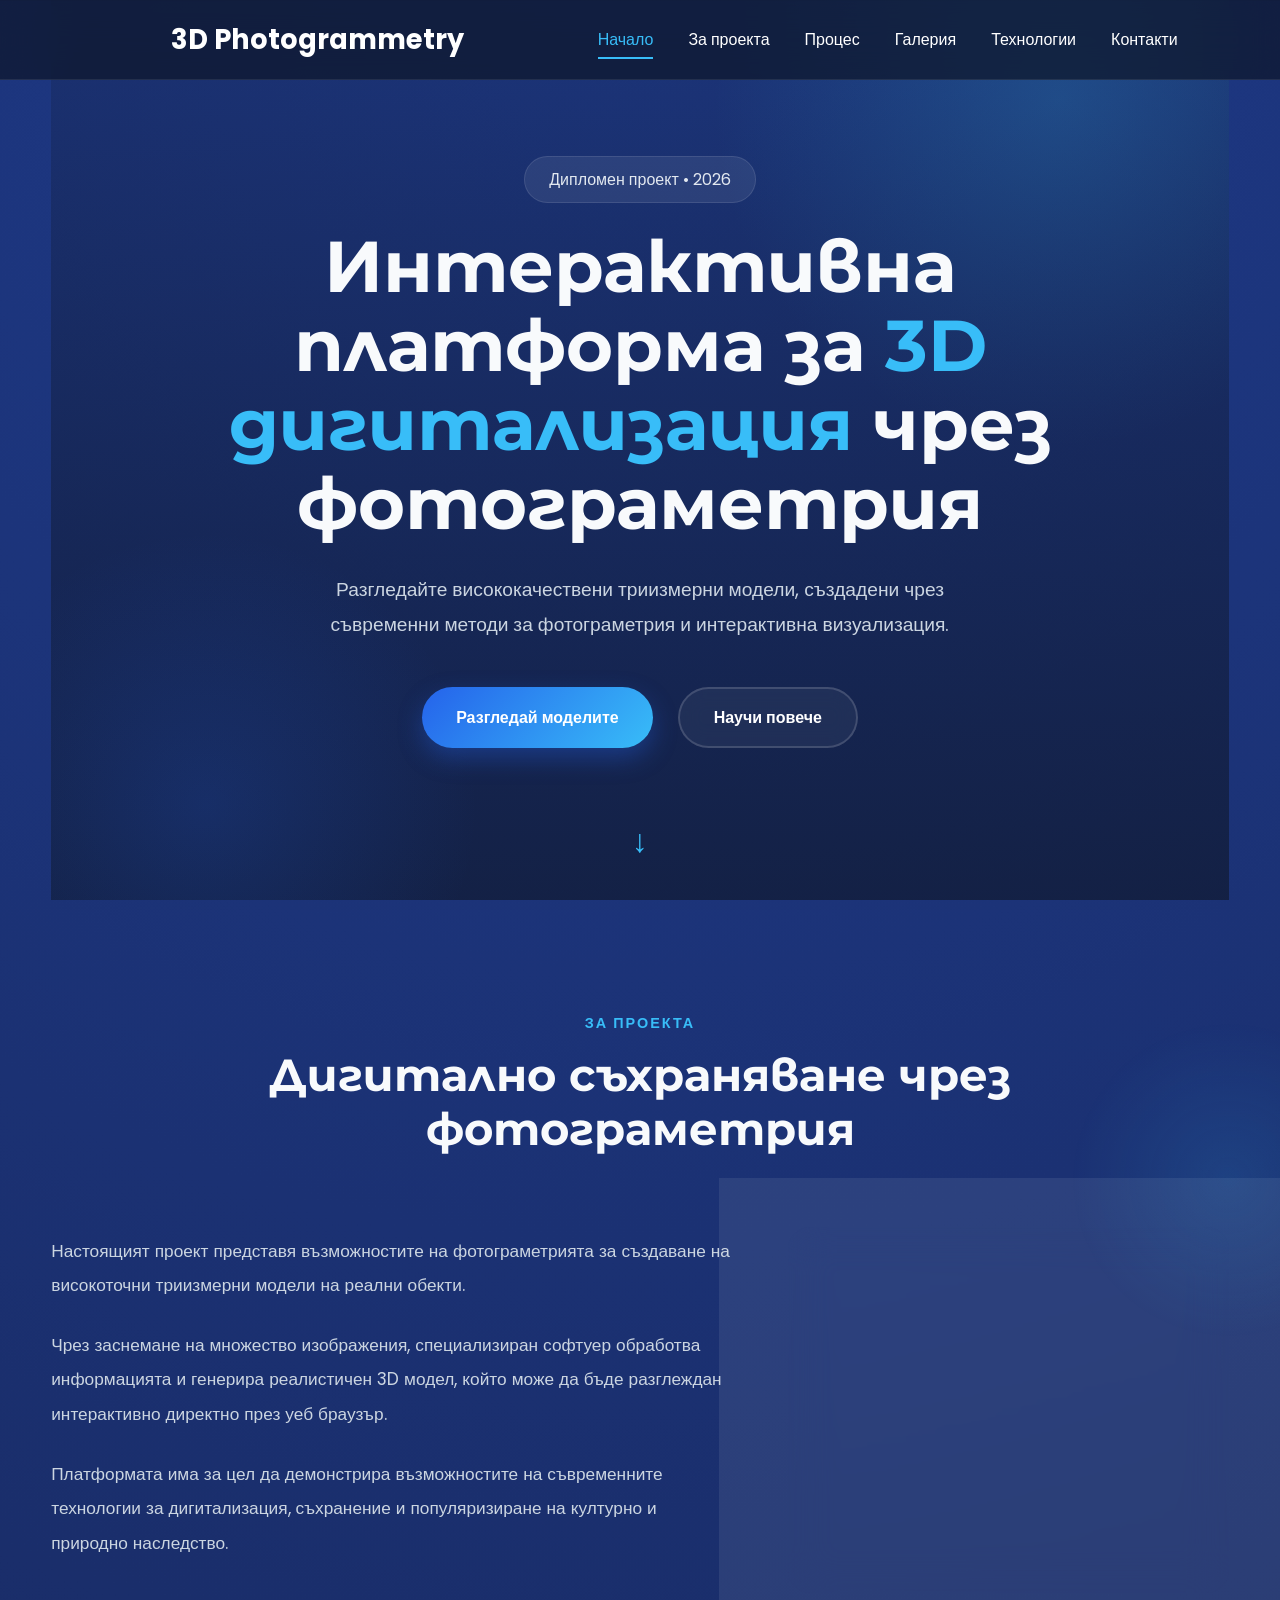
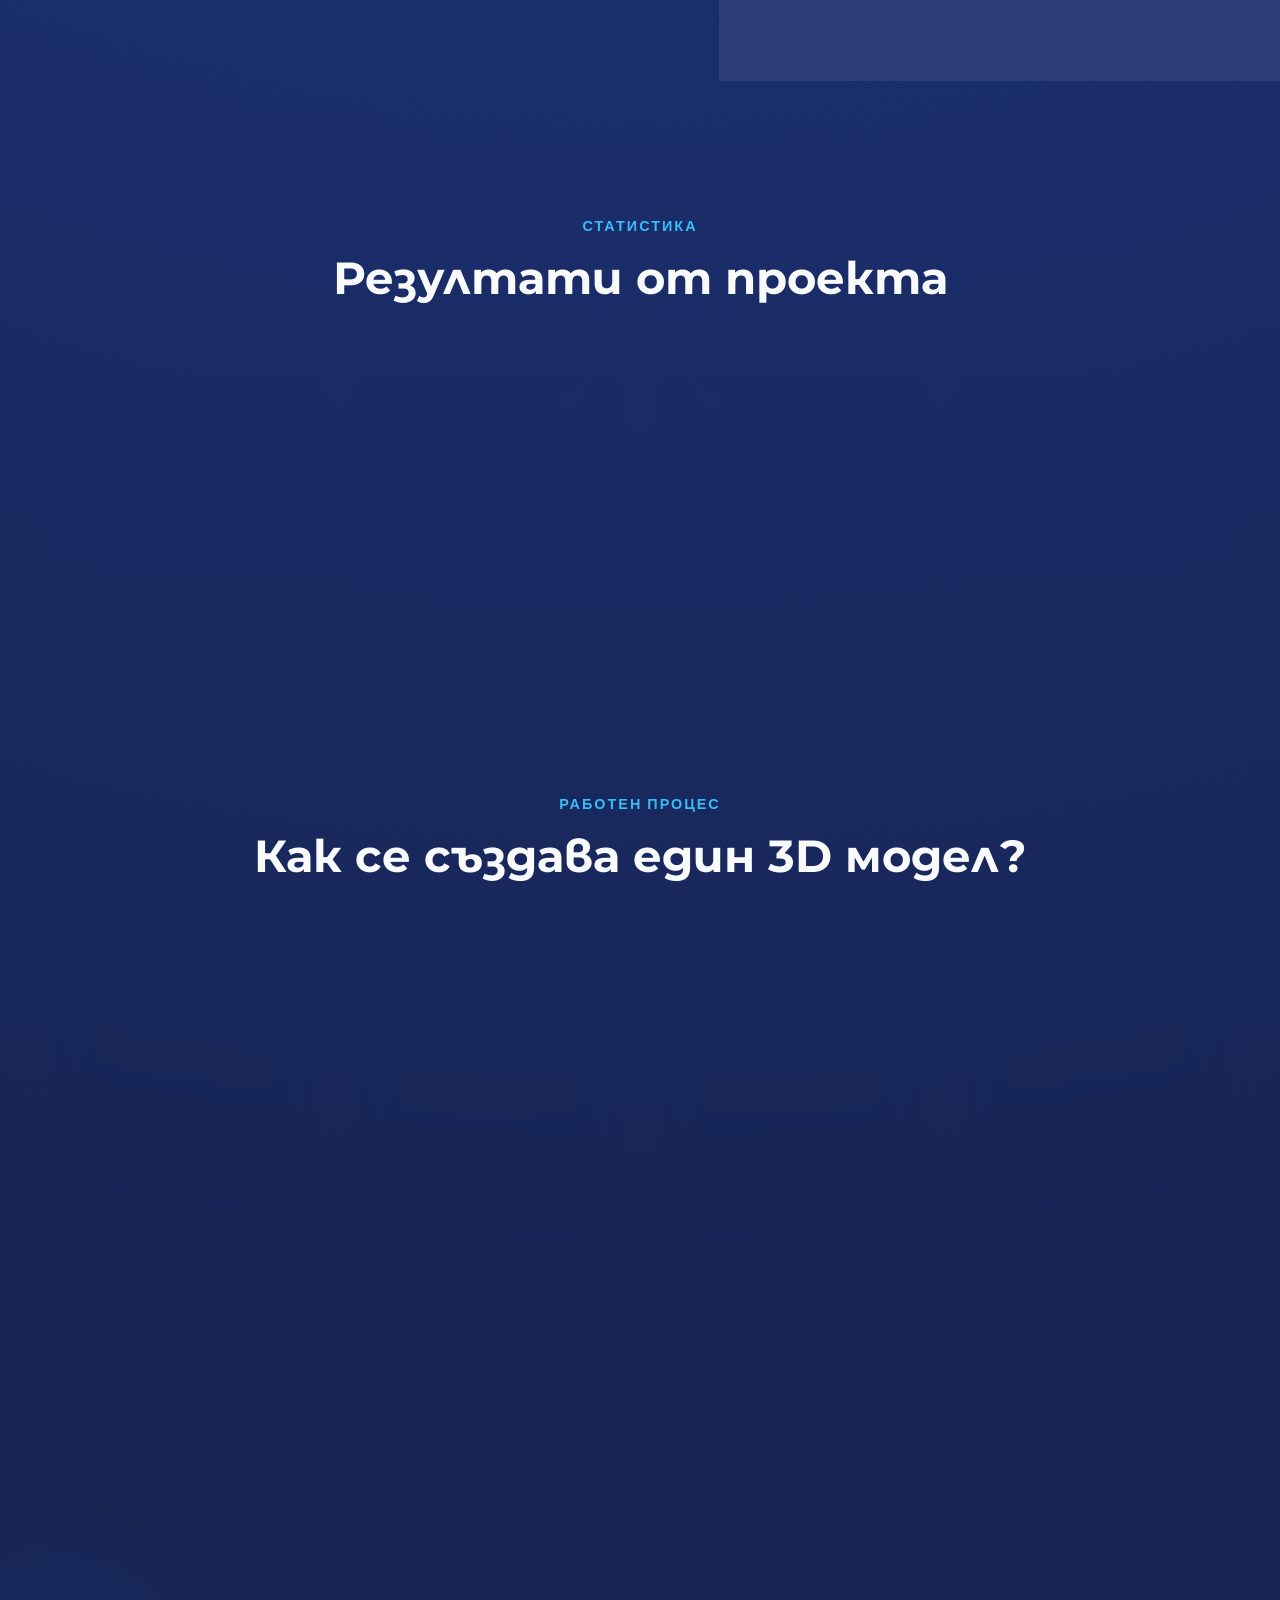
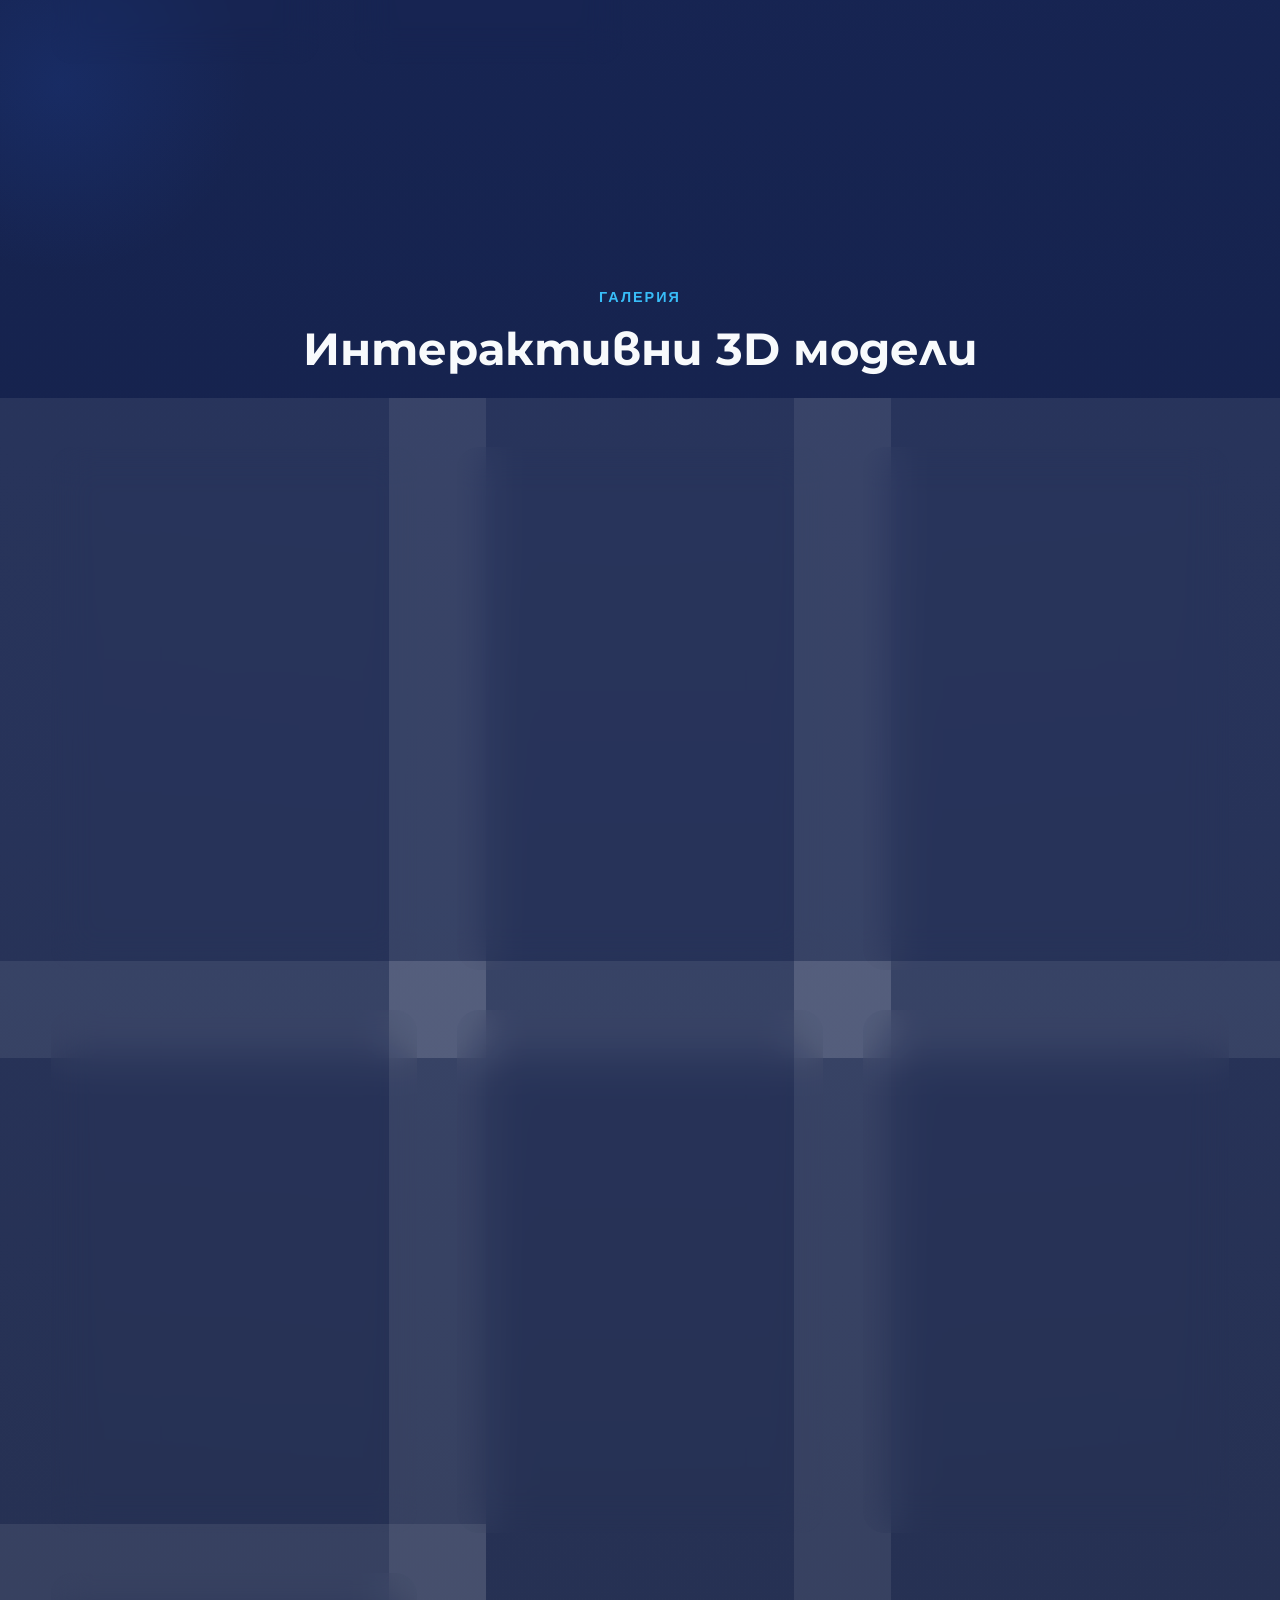
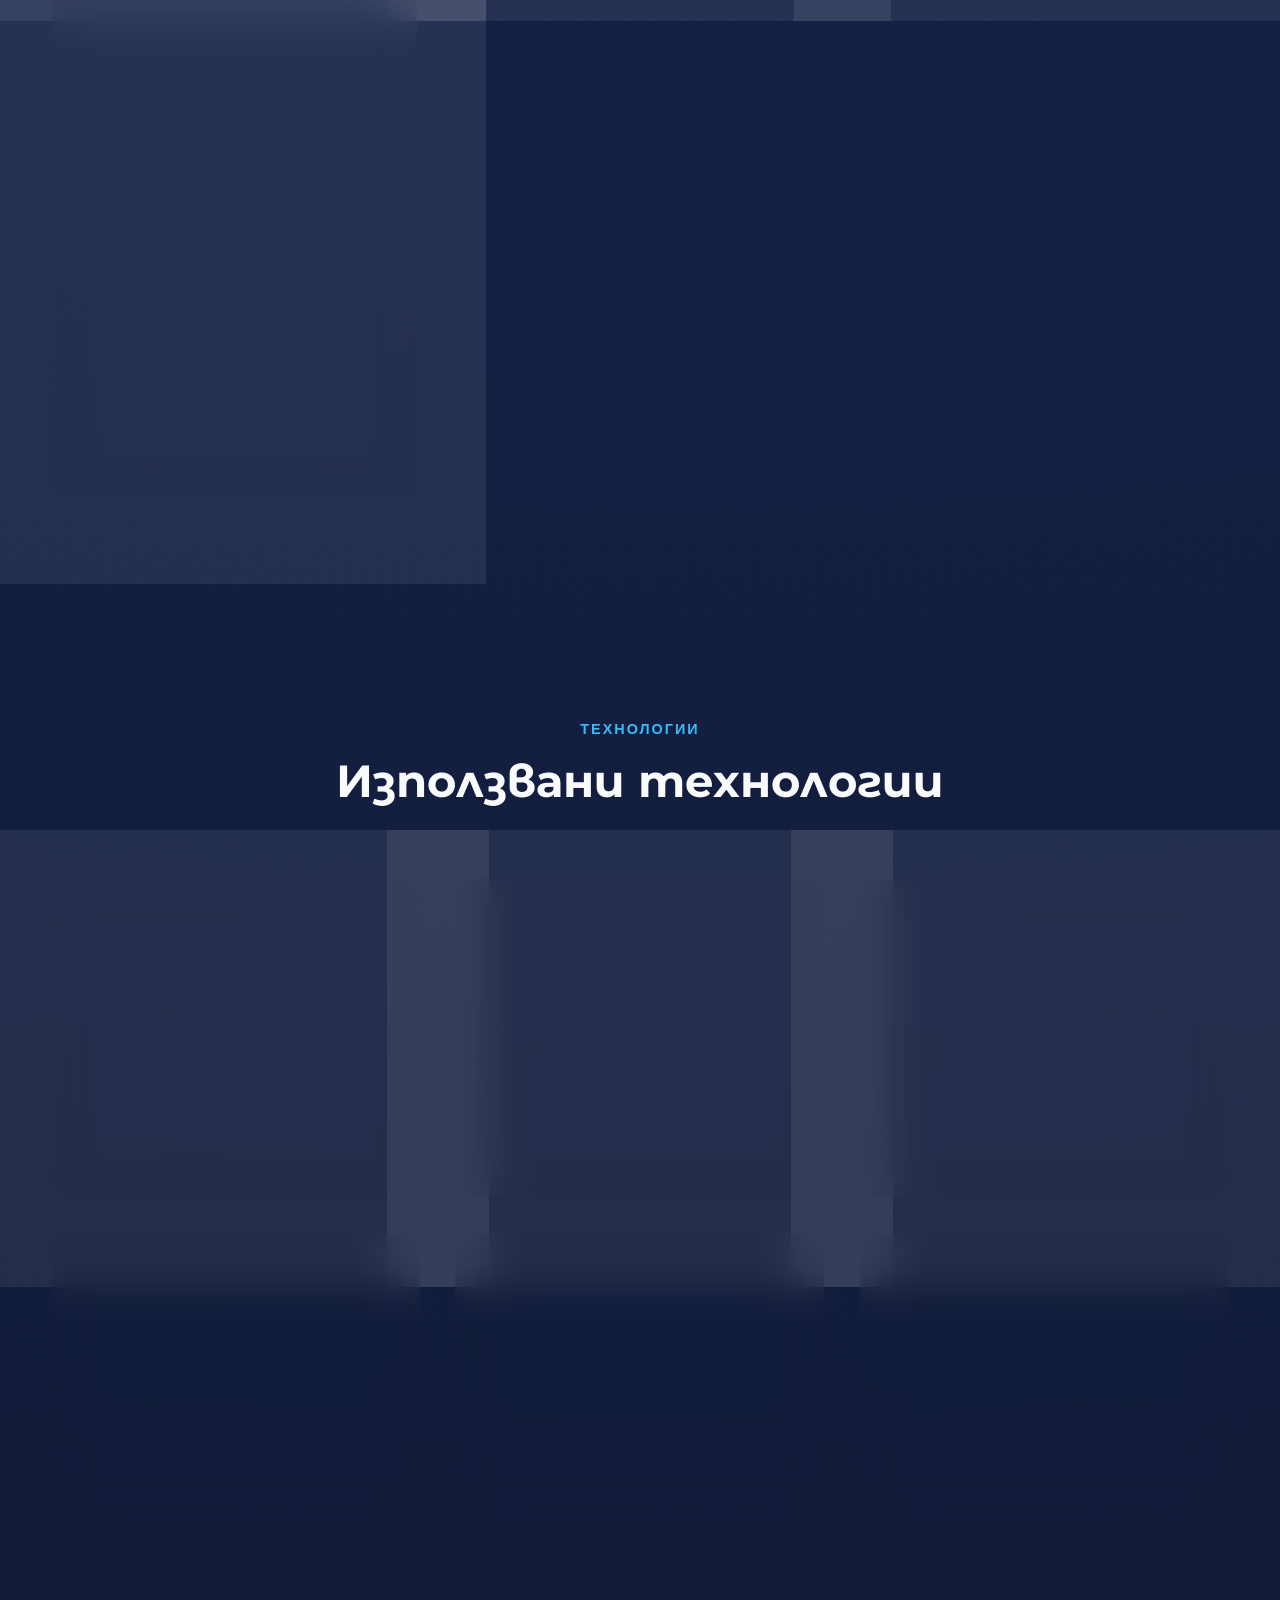
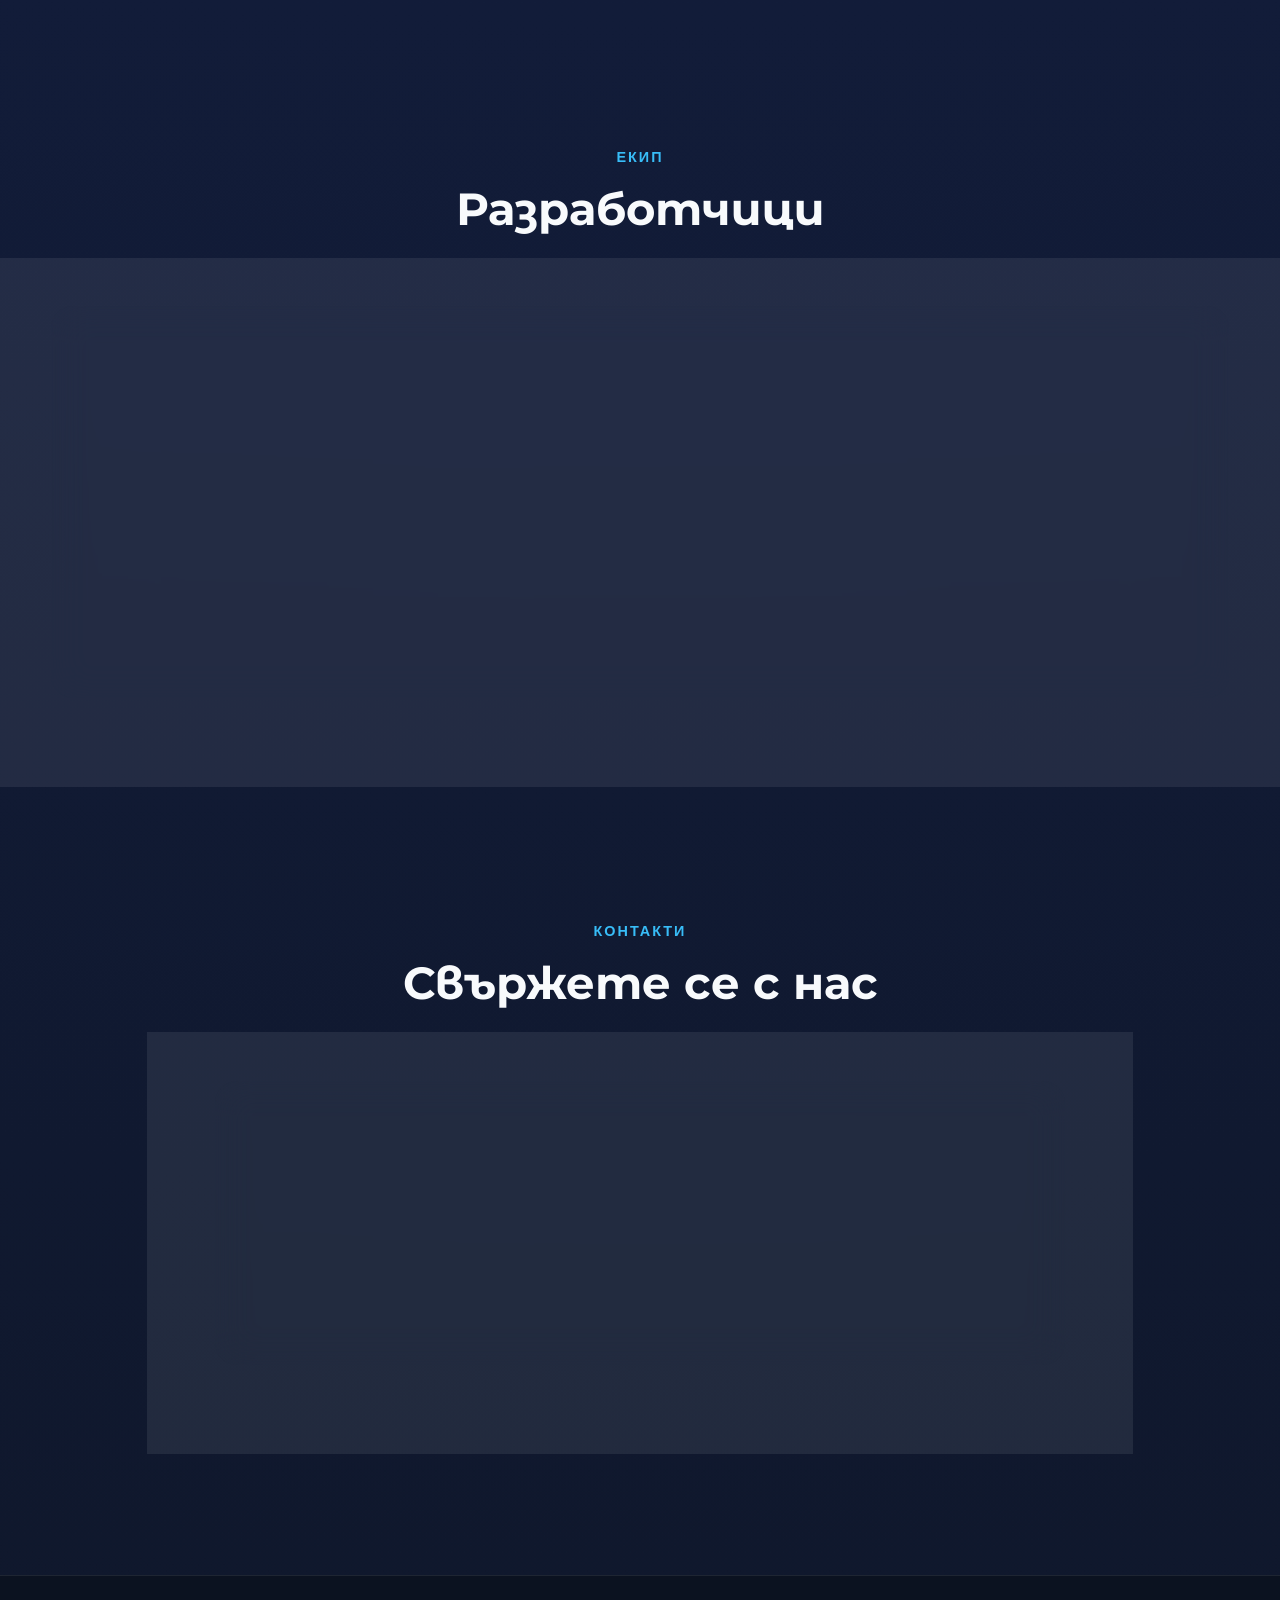
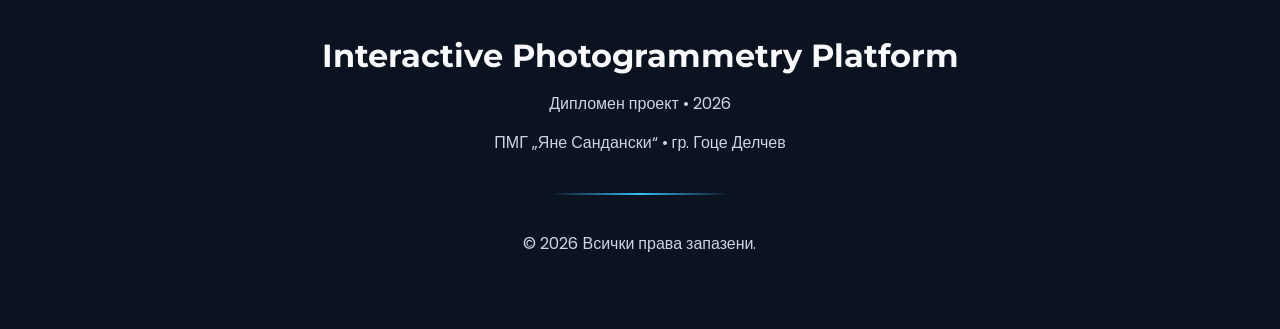
<file: index.html>
<!DOCTYPE html>
<html lang="bg">

<head>
    <meta charset="UTF-8">
    <meta name="viewport" content="width=device-width, initial-scale=1.0">

    <title>Интерактивна платформа за 3D дигитализация | Фотограметрия</title>

    <meta name="description"
        content="Интерактивна платформа за 3D дигитализация чрез фотограметрия. Разгледайте висококачествени 3D модели, създадени чрез фотограметрия.">

    <link rel="preconnect" href="https://fonts.googleapis.com">
    <link rel="preconnect" href="https://fonts.gstatic.com" crossorigin>

    <link href="https://fonts.googleapis.com/css2?family=Montserrat:wght@500;600;700;800&family=Poppins:wght@300;400;500;600&display=swap"
        rel="stylesheet">

    <link rel="stylesheet" href="css/styles.css">

</head>

<body>

<!-- ========================= -->
<!-- Navigation -->
<!-- ========================= -->

<header class="navbar">

    <div class="logo">

        <a href="#" class="logo">
    <img src="assets/logo/logo.svg" alt="3D Photogrammetry Logo">
    <span>3D Photogrammetry</span>
        </a>

    </div>

    <nav>

        <ul>

            <li><a href="#home">Начало</a></li>

            <li><a href="#about">За проекта</a></li>

            <li><a href="#workflow">Процес</a></li>

            <li><a href="#gallery">Галерия</a></li>

            <li><a href="#technology">Технологии</a></li>

            <li><a href="#contact">Контакти</a></li>

        </ul>

    </nav>

</header>

<!-- ========================= -->
<!-- Hero -->
<!-- ========================= -->

<section class="hero" id="home">

    <div class="hero-overlay"></div>

    <div class="hero-content">

        <span class="hero-tag">

            Дипломен проект • 2026

        </span>

        <h1>

            Интерактивна платформа за
            <span>3D дигитализация</span>
            чрез фотограметрия

        </h1>

        <p>

            Разгледайте висококачествени триизмерни модели,
            създадени чрез съвременни методи за фотограметрия
            и интерактивна визуализация.

        </p>

        <div class="hero-buttons">

            <a href="#gallery" class="primary-btn">

                Разгледай моделите

            </a>

            <a href="#about" class="secondary-btn">

                Научи повече

            </a>

        </div>

    </div>

    <div class="scroll-indicator">

        ↓

    </div>

</section>

<!-- ========================= -->
<!-- About -->
<!-- ========================= -->

<section class="about" id="about">

    <div class="section-title">

        <span>За проекта</span>

        <h2>Дигитално съхраняване чрез фотограметрия</h2>

    </div>

    <div class="about-grid">

        <div class="about-text">

            <p>

                Настоящият проект представя възможностите на
                фотограметрията за създаване на високоточни
                триизмерни модели на реални обекти.

            </p>

            <p>

                Чрез заснемане на множество изображения,
                специализиран софтуер обработва информацията
                и генерира реалистичен 3D модел, който може
                да бъде разглеждан интерактивно директно
                през уеб браузър.

            </p>

            <p>

                Платформата има за цел да демонстрира
                възможностите на съвременните технологии
                за дигитализация, съхранение и популяризиране
                на културно и природно наследство.

            </p>

        </div>

        <div class="about-card">

            <h3>Основни цели</h3>

            <ul>

                <li>✔ Създаване на реалистични 3D модели</li>

                <li>✔ Представяне на процеса на фотограметрия</li>

                <li>✔ Онлайн интерактивна визуализация</li>

                <li>✔ Популяризиране на дигиталното наследство</li>

                <li>✔ Образователно приложение</li>

            </ul>

        </div>

    </div>

</section>

<!-- ========================= -->
<!-- Statistics -->
<!-- Response 2 starts here -->
<!-- ========================= -->
 <section class="statistics">

    <div class="section-title">

        <span>Статистика</span>

        <h2>Резултати от проекта</h2>

    </div>

    <div class="stats-grid">

        <div class="stat-card">
            <h3 class="counter" data-target="7">0</h3>
            <p>3D Модела</p>
        </div>

        <div class="stat-card">
            <h3 class="counter" data-target="1200">0</h3>
            <p>Заснети снимки</p>
        </div>

        <div class="stat-card">
            <h3 class="counter" data-target="100">0</h3>
            <p>% Интерактивен достъп</p>
        </div>

        <div class="stat-card">
            <h3 class="counter" data-target="2026">0</h3>
            <p>Година</p>
        </div>

    </div>

</section>

<!-- ========================= -->
<!-- Workflow -->
<!-- ========================= -->

<section class="workflow" id="workflow">

    <div class="section-title">

        <span>Работен процес</span>

        <h2>Как се създава един 3D модел?</h2>

    </div>

    <div class="timeline">

        <div class="timeline-item">

            <div class="timeline-number">1</div>

            <h3>Заснемане</h3>

            <p>
                Обектът се заснема от всички възможни
                ъгли с висока степен на припокриване
                между изображенията.
            </p>

        </div>

        <div class="timeline-item">

            <div class="timeline-number">2</div>

            <h3>Подравняване</h3>

            <p>
                Софтуерът намира общите точки между
                изображенията и определя позицията
                на всяка снимка.
            </p>

        </div>

        <div class="timeline-item">

            <div class="timeline-number">3</div>

            <h3>Плътен облак</h3>

            <p>
                Генерира се високоточен облак от
                милиони пространствени точки.
            </p>

        </div>

        <div class="timeline-item">

            <div class="timeline-number">4</div>

            <h3>Мрежа (Mesh)</h3>

            <p>
                Създава се геометрията на
                триизмерния модел.
            </p>

        </div>

        <div class="timeline-item">

            <div class="timeline-number">5</div>

            <h3>Текстуриране</h3>

            <p>
                Прилагат се реалните изображения
                върху модела за максимален реализъм.
            </p>

        </div>

        <div class="timeline-item">

            <div class="timeline-number">6</div>

            <h3>Уеб визуализация</h3>

            <p>
                Финалният модел се публикува
                в интерактивна уеб платформа.
            </p>

        </div>

    </div>

</section>

<!-- ========================= -->
<!-- Gallery -->
<!-- ========================= -->

<section class="gallery" id="gallery">

    <div class="section-title">

        <span>Галерия</span>

        <h2>Интерактивни 3D модели</h2>

    </div>

    <div class="grid">

        <!-- Owl -->

        <div class="card">

            <div class="card-image">

                <img src="images/owl.jpg" alt="Бухал">

            </div>

            <div class="card-body">

                <span class="category">
                    Птица
                </span>

                <h2>Бухал</h2>

                <p>

                    Детайлен 3D модел,
                    създаден чрез фотограметрия
                    с висока точност.

                </p>

                <a class="button"
                    href="viewer.html?model=owl.glb">

                    Разгледай модела →

                </a>

            </div>

        </div>

        <!-- Pharaoh -->

        <div class="card">

            <div class="card-image">

                <img src="images/pharaoh.jpg" alt="Фараон">

            </div>

            <div class="card-body">

                <span class="category">

                    Скулптура

                </span>

                <h2>Фараон</h2>

                <p>

                    Исторически обект,
                    дигитализиран чрез
                    фотограметрия.

                </p>

                <a class="button"
                    href="viewer.html?model=pharaoh.glb">

                    Разгледай модела →

                </a>

            </div>

        </div>

        <!-- Hoopoe -->

        <div class="card">

            <div class="card-image">

                <img src="images/hoopoe.jpg" alt="Папуняк">

            </div>

            <div class="card-body">

                <span class="category">

                    Птица

                </span>

                <h2>Папуняк</h2>

                <p>

                    Реалистичен модел,
                    създаден чрез
                    множество фотографии.

                </p>

                <a class="button"
                    href="viewer.html?model=hoopoe.glb">

                    Разгледай модела →

                </a>

            </div>

        </div>

        <!-- Donkey -->

        <div class="card">

            <div class="card-image">

                <img src="images/donkey.jpg" alt="Магаре">

            </div>

            <div class="card-body">

                <span class="category">

                    Животно

                </span>

                <h2>Магаре</h2>

                <p>

                    Висококачествена
                    триизмерна реконструкция.

                </p>

                <a class="button"
                    href="viewer.html?model=donkey.glb">

                    Разгледай модела →

                </a>

            </div>

        </div>

        <!-- Eagle -->

        <div class="card">

            <div class="card-image">

                <img src="images/eagle.jpg" alt="Орел">

            </div>

            <div class="card-body">

                <span class="category">

                    Птица

                </span>

                <h2>Орел</h2>

                <p>

                    Интерактивен модел
                    с възможност за
                    свободно завъртане.

                </p>

                <a class="button"
                    href="viewer.html?model=eagle.glb">

                    Разгледай модела →

                </a>

            </div>

        </div>

        <!-- Lion -->

        <div class="card">

            <div class="card-image">

                <img src="images/lion.jpg" alt="Лъв">

            </div>

            <div class="card-body">

                <span class="category">

                    Животно

                </span>

                <h2>Лъв</h2>

                <p>

                    Подробен модел
                    за интерактивна
                    визуализация.

                </p>

                <a class="button"
                    href="viewer.html?model=lion.glb">

                    Разгледай модела →

                </a>

            </div>

        </div>

        <!-- Dog -->

        <div class="card">

            <div class="card-image">

                <img src="images/dog.jpg" alt="Куче">

            </div>

            <div class="card-body">

                <span class="category">

                    Животно

                </span>

                <h2>Куче</h2>

                <p>

                    3D модел,
                    достъпен директно
                    през браузъра.

                </p>

                <a class="button"
                    href="viewer.html?model=dog.glb">

                    Разгледай модела →

                </a>

            </div>

        </div>

    </div>

</section>

<!-- ========================= -->
<!-- Response 3 starts here -->
<!-- ========================= -->
 <!-- ========================= -->
<!-- Technologies -->
<!-- ========================= -->

<section class="technology" id="technology">

    <div class="section-title">

        <span>Технологии</span>

        <h2>Използвани технологии</h2>

    </div>

    <div class="tech-grid">

        <div class="tech-card">
            <div class="tech-icon">📷</div>
            <h3>Фотограметрия</h3>
            <p>
                Заснемане на множество изображения за
                създаване на високоточни 3D модели.
            </p>
        </div>

        <div class="tech-card">
            <div class="tech-icon">🧩</div>
            <h3>3DF Zephyr</h3>
            <p>
                Обработка на изображенията,
                генериране на point cloud,
                mesh и текстури.
            </p>
        </div>

        <div class="tech-card">
            <div class="tech-icon">🌐</div>
            <h3>HTML5 & CSS3</h3>
            <p>
                Модерна и адаптивна
                уеб платформа,
                достъпна от всяко устройство.
            </p>
        </div>

        <div class="tech-card">
            <div class="tech-icon">⚡</div>
            <h3>JavaScript</h3>
            <p>
                Интерактивност,
                плавни анимации
                и динамично съдържание.
            </p>
        </div>

        <div class="tech-card">
            <div class="tech-icon">🖥️</div>
            <h3>Model Viewer</h3>
            <p>
                Интерактивно разглеждане
                на 3D модели
                директно в браузъра.
            </p>
        </div>

        <div class="tech-card">
            <div class="tech-icon">🎓</div>
            <h3>Дипломен проект</h3>
            <p>
                Разработен като
                демонстрационна платформа
                за обучение и презентации.
            </p>
        </div>

    </div>

</section>

<!-- ========================= -->
<!-- Team -->
<!-- ========================= -->

<section class="team">

    <div class="section-title">

        <span>Екип</span>

        <h2>Разработчици</h2>

    </div>

    <div class="team-card">

        <h3>Дипломен проект</h3>

        <p>

            Разработен като част от
            дипломна работа,
            демонстрираща приложението
            на фотограметрията
            и интерактивната
            3D визуализация.

        </p>

        <div class="team-info">

            <div>

                <h4>Ученик</h4>

                <p>Селин Шенгова</p>

            </div>

            <div>

                <h4>Ръководител</h4>

                <p>г-н Янчев</p>

            </div>

            <div>

                <h4>Училище</h4>

                <p>ПМГ „Яне Сандански“</p>

            </div>

        </div>

    </div>

</section>

<!-- ========================= -->
<!-- Contact -->
<!-- ========================= -->

<section class="contact" id="contact">

    <div class="section-title">

        <span>Контакти</span>

        <h2>Свържете се с нас</h2>

    </div>

    <div class="contact-card">

        <p>

            Ако желаете повече информация
            относно проекта,
            фотограметрията
            или разработката
            на интерактивни
            3D модели,
            можете да се свържете с нас.

        </p>

        <div class="contact-buttons">

            <a href="mailto:example@email.com"
               class="button">

                ✉ Изпрати имейл

            </a>

        </div>

    </div>

</section>

<!-- ========================= -->
<!-- Footer -->
<!-- ========================= -->

<footer>

    <div class="footer-content">

        <h3>

            Interactive Photogrammetry Platform

        </h3>

        <p>

            Дипломен проект • 2026

        </p>

        <p>

            ПМГ „Яне Сандански“
            • гр. Гоце Делчев

        </p>

        <hr>

        <p>

            © 2026 Всички права запазени.

        </p>

    </div>

</footer>

<script src="js/main.js"></script>

</body>
</html>
</file>
<file: css/styles.css>
/* =========================================================
   DIGITAL PHOTOGRAMMETRY PLATFORM
   Diploma Project 2026
   Part 1 - Global / Navigation / Hero
========================================================= */

/* ---------------- Google Fonts ---------------- */

@import url('https://fonts.googleapis.com/css2?family=Montserrat:wght@500;600;700;800&family=Poppins:wght@300;400;500;600&display=swap');

/* ---------------- Variables ---------------- */

:root{

    --bg:#0F172A;
    --bg2:#1E293B;

    --primary:#2563EB;
    --primary-light:#38BDF8;

    --white:#F8FAFC;
    --text:#CBD5E1;

    --glass:rgba(255,255,255,.08);
    --glass-border:rgba(255,255,255,.12);

    --shadow:
    0 20px 45px rgba(0,0,0,.35);

    --radius:22px;

}

/* ---------------- Reset ---------------- */

*{

    margin:0;
    padding:0;
    box-sizing:border-box;

}

html{

    scroll-behavior:smooth;

}

body{

    font-family:'Poppins',sans-serif;

    background:
    radial-gradient(circle at top,
    #1E3A8A 0%,
    #172554 35%,
    #0F172A 100%);

    color:var(--white);

    overflow-x:hidden;

}

/* ---------------- Scrollbar ---------------- */

::-webkit-scrollbar{

    width:10px;

}

::-webkit-scrollbar-track{

    background:#111827;

}

::-webkit-scrollbar-thumb{

    background:#2563EB;

    border-radius:30px;

}

::-webkit-scrollbar-thumb:hover{

    background:#3B82F6;

}

/* ---------------- General ---------------- */

section{

    width:min(1300px,92%);
    margin:auto;

    padding:110px 0;

}

img{

    max-width:100%;
    display:block;

}

a{

    text-decoration:none;

}

ul{

    list-style:none;

}

h1,h2,h3,h4{

    font-family:'Montserrat',sans-serif;

}

.section-title{

    text-align:center;

    margin-bottom:70px;

}

.section-title span{

    color:var(--primary-light);

    letter-spacing:2px;

    text-transform:uppercase;

    font-weight:600;

    font-size:.9rem;

}

.section-title h2{

    margin-top:14px;

    font-size:2.8rem;

    line-height:1.2;

}

/* ===================================================
                    NAVBAR
=================================================== */

.navbar{

    position:fixed;

    top:0;
    left:0;

    width:100%;

    height:80px;

    display:flex;

    justify-content:space-between;

    align-items:center;

    padding:0 8%;

    background:rgba(15,23,42,.72);

    backdrop-filter:blur(18px);

    border-bottom:1px solid rgba(255,255,255,.08);

    z-index:1000;

}

.logo {
    display: flex;
    align-items: center;
    gap: 14px;
    text-decoration: none;
    color: white;
    font-weight: 700;
    font-size: 1.7rem;
}

.logo img {
    width: 55px;
    height: 55px;
    object-fit: contain;
    display: block;
}

.logo span {
    color: white;
}

nav ul{

    display:flex;

    gap:35px;

}

nav a{

    color:white;

    font-weight:500;

    position:relative;

    transition:.3s;

}

nav a::after{

    content:"";

    position:absolute;

    left:0;

    bottom:-8px;

    width:0;

    height:2px;

    background:var(--primary-light);

    transition:.3s;

}

nav a:hover{

    color:var(--primary-light);

}

nav a:hover::after{

    width:100%;

}

/* ===================================================
                    HERO
=================================================== */

.hero{

    min-height:100vh;

    display:flex;

    justify-content:center;

    align-items:center;

    text-align:center;

    position:relative;

    overflow:hidden;

}

.hero::before{

    content:"";

    position:absolute;

    width:700px;
    height:700px;

    background:

    radial-gradient(circle,
    rgba(56,189,248,.25),
    transparent 70%);

    top:-250px;
    right:-180px;

}

.hero::after{

    content:"";

    position:absolute;

    width:550px;
    height:550px;

    background:

    radial-gradient(circle,
    rgba(37,99,235,.18),
    transparent 70%);

    bottom:-180px;
    left:-120px;

}

.hero-overlay{

    position:absolute;

    inset:0;

    background:linear-gradient(
    rgba(15,23,42,.15),
    rgba(15,23,42,.65));

}

.hero-content{

    position:relative;

    z-index:2;

    width:min(900px,90%);

}

.hero-tag{

    display:inline-block;

    padding:10px 24px;

    border-radius:40px;

    background:rgba(255,255,255,.08);

    border:1px solid rgba(255,255,255,.1);

    margin-bottom:28px;

    color:#E2E8F0;

}

.hero h1{

    font-size:4.5rem;

    line-height:1.1;

    margin-bottom:30px;

}

.hero h1 span{

    color:var(--primary-light);

}

.hero p{

    max-width:720px;

    margin:auto;

    color:var(--text);

    font-size:1.2rem;

    line-height:1.8;

}

.hero-buttons{

    margin-top:45px;

    display:flex;

    justify-content:center;

    gap:25px;

    flex-wrap:wrap;

}

/* ===================================================
                    BUTTONS
=================================================== */

.primary-btn,
.secondary-btn,
.button{

    display:inline-flex;

    justify-content:center;

    align-items:center;

    padding:16px 34px;

    border-radius:60px;

    font-weight:600;

    transition:.35s;

}

.primary-btn,
.button{

    background:linear-gradient(
    135deg,
    var(--primary),
    var(--primary-light));

    color:white;

    box-shadow:0 10px 25px rgba(37,99,235,.35);

}

.secondary-btn{

    border:2px solid rgba(255,255,255,.15);

    color:white;

    background:rgba(255,255,255,.05);

    backdrop-filter:blur(12px);

}

.primary-btn:hover,
.button:hover{

    transform:translateY(-5px);

    box-shadow:0 18px 40px rgba(37,99,235,.45);

}

.secondary-btn:hover{

    background:rgba(255,255,255,.12);

    transform:translateY(-5px);

}

/* ===================================================
                SCROLL INDICATOR
=================================================== */

.scroll-indicator{

    position:absolute;

    bottom:35px;

    left:50%;

    transform:translateX(-50%);

    font-size:2rem;

    color:var(--primary-light);

    animation:bounce 2s infinite;

}

@keyframes bounce{

    0%,100%{

        transform:
        translateX(-50%)
        translateY(0);

    }

    50%{

        transform:
        translateX(-50%)
        translateY(12px);

    }

}/* =========================================================
   ABOUT SECTION
========================================================= */

.about-grid{

    display:grid;

    grid-template-columns:1.4fr .9fr;

    gap:50px;

    align-items:center;

}

.about-text{

    color:var(--text);

    font-size:1.08rem;

    line-height:2;

}

.about-text p{

    margin-bottom:25px;

}

.about-card{

    background:var(--glass);

    backdrop-filter:blur(20px);

    border:1px solid var(--glass-border);

    border-radius:var(--radius);

    padding:40px;

    box-shadow:var(--shadow);

    transition:.35s;

}

.about-card:hover{

    transform:translateY(-8px);

}

.about-card h3{

    margin-bottom:25px;

    font-size:1.6rem;

}

.about-card ul{

    display:flex;

    flex-direction:column;

    gap:18px;

}

.about-card li{

    color:var(--text);

    font-size:1.05rem;

}

/* =========================================================
   STATISTICS
========================================================= */

.statistics{

    text-align:center;

}

.stats-grid{

    display:grid;

    grid-template-columns:repeat(auto-fit,minmax(230px,1fr));

    gap:30px;

}

.stat-card{

    background:var(--glass);

    backdrop-filter:blur(18px);

    border:1px solid var(--glass-border);

    border-radius:var(--radius);

    padding:45px 25px;

    transition:.35s;

    box-shadow:var(--shadow);

}

.stat-card:hover{

    transform:translateY(-10px);

    border-color:rgba(56,189,248,.35);

}

.stat-card h3{

    font-size:3.5rem;

    color:var(--primary-light);

    margin-bottom:10px;

}

.stat-card p{

    color:var(--text);

    font-size:1.05rem;

    letter-spacing:.5px;

}

/* =========================================================
   WORKFLOW
========================================================= */

.timeline{

    display:grid;

    grid-template-columns:repeat(auto-fit,minmax(260px,1fr));

    gap:35px;

}

.timeline-item{

    position:relative;

    background:var(--glass);

    backdrop-filter:blur(18px);

    border:1px solid var(--glass-border);

    border-radius:var(--radius);

    padding:35px;

    transition:.35s;

    box-shadow:var(--shadow);

    overflow:hidden;

}

.timeline-item::before{

    content:"";

    position:absolute;

    left:0;

    top:0;

    width:6px;

    height:100%;

    background:linear-gradient(

        var(--primary),

        var(--primary-light)

    );

}

.timeline-item:hover{

    transform:translateY(-10px);

    border-color:rgba(56,189,248,.35);

}

.timeline-number{

    width:65px;

    height:65px;

    border-radius:50%;

    display:flex;

    justify-content:center;

    align-items:center;

    margin-bottom:25px;

    font-size:1.5rem;

    font-weight:700;

    color:white;

    background:linear-gradient(

        135deg,

        var(--primary),

        var(--primary-light)

    );

    box-shadow:

    0 10px 25px

    rgba(37,99,235,.35);

}

.timeline-item h3{

    margin-bottom:18px;

    font-size:1.45rem;

}

.timeline-item p{

    color:var(--text);

    line-height:1.8;

}

/* =========================================================
   SECTION BACKGROUNDS
========================================================= */

.about,
.statistics,
.workflow{

    position:relative;

}

.about::after{

    content:"";

    position:absolute;

    width:320px;

    height:320px;

    right:-160px;

    top:120px;

    border-radius:50%;

    background:

    radial-gradient(

        rgba(56,189,248,.12),

        transparent 70%

    );

    pointer-events:none;

}

.workflow::before{

    content:"";

    position:absolute;

    width:380px;

    height:380px;

    left:-180px;

    bottom:-100px;

    border-radius:50%;

    background:

    radial-gradient(

        rgba(37,99,235,.12),

        transparent 70%

    );

    pointer-events:none;

}/* =========================================================
   GALLERY
========================================================= */

.gallery .grid{

    display:grid;

    grid-template-columns:repeat(auto-fit,minmax(330px,1fr));

    gap:40px;

}

.card{

    background:var(--glass);

    backdrop-filter:blur(20px);

    border:1px solid var(--glass-border);

    border-radius:var(--radius);

    overflow:hidden;

    box-shadow:var(--shadow);

    transition:.4s ease;

}

.card:hover{

    transform:translateY(-12px);

    border-color:rgba(56,189,248,.4);

}

.card-image{

    overflow:hidden;

}

.card-image img{

    width:100%;

    aspect-ratio:16/10;

    object-fit:cover;

    transition:.5s;

}

.card:hover img{

    transform:scale(1.08);

}

.card-body{

    padding:28px;

}

.category{

    display:inline-block;

    padding:6px 14px;

    margin-bottom:15px;

    border-radius:25px;

    font-size:.85rem;

    font-weight:600;

    color:var(--primary-light);

    background:rgba(56,189,248,.12);

}

.card-body h2{

    margin-bottom:15px;

    font-size:1.7rem;

}

.card-body p{

    color:var(--text);

    line-height:1.8;

    margin-bottom:28px;

}

/* =========================================================
   TECHNOLOGIES
========================================================= */

.tech-grid{

    display:grid;

    grid-template-columns:repeat(auto-fit,minmax(280px,1fr));

    gap:35px;

}

.tech-card{

    background:var(--glass);

    border:1px solid var(--glass-border);

    backdrop-filter:blur(18px);

    border-radius:var(--radius);

    padding:40px 30px;

    text-align:center;

    transition:.35s;

    box-shadow:var(--shadow);

}

.tech-card:hover{

    transform:translateY(-10px);

    border-color:rgba(56,189,248,.35);

}

.tech-icon{

    width:85px;

    height:85px;

    margin:auto;

    margin-bottom:22px;

    display:flex;

    justify-content:center;

    align-items:center;

    border-radius:50%;

    font-size:2.3rem;

    background:linear-gradient(135deg,var(--primary),var(--primary-light));

    box-shadow:0 10px 30px rgba(37,99,235,.35);

}

.tech-card h3{

    margin-bottom:16px;

    font-size:1.45rem;

}

.tech-card p{

    color:var(--text);

    line-height:1.8;

}

/* =========================================================
   TEAM
========================================================= */

.team-card{

    background:var(--glass);

    border:1px solid var(--glass-border);

    backdrop-filter:blur(18px);

    border-radius:var(--radius);

    padding:55px;

    text-align:center;

    box-shadow:var(--shadow);

}

.team-card h3{

    font-size:2rem;

    margin-bottom:20px;

}

.team-card>p{

    max-width:850px;

    margin:auto;

    color:var(--text);

    line-height:1.9;

}

.team-info{

    display:grid;

    grid-template-columns:repeat(auto-fit,minmax(220px,1fr));

    gap:30px;

    margin-top:50px;

}

.team-info div{

    background:rgba(255,255,255,.05);

    border-radius:18px;

    padding:28px;

    transition:.3s;

}

.team-info div:hover{

    transform:translateY(-8px);

    background:rgba(255,255,255,.08);

}

.team-info h4{

    color:var(--primary-light);

    margin-bottom:10px;

}

.team-info p{

    color:var(--text);

}

/* =========================================================
   CONTACT
========================================================= */

.contact-card{

    max-width:850px;

    margin:auto;

    text-align:center;

    background:var(--glass);

    border:1px solid var(--glass-border);

    backdrop-filter:blur(18px);

    border-radius:var(--radius);

    padding:60px;

    box-shadow:var(--shadow);

}

.contact-card p{

    color:var(--text);

    font-size:1.1rem;

    line-height:2;

    margin-bottom:35px;

}

.contact-buttons{

    display:flex;

    justify-content:center;

    gap:20px;

    flex-wrap:wrap;

}  
/* =========================================================
   FOOTER
========================================================= */

footer{

    margin-top:100px;

    background:#0B1220;

    border-top:1px solid rgba(255,255,255,.08);

}

.footer-content{

    width:min(1200px,92%);
    margin:auto;

    text-align:center;

    padding:60px 20px;

}

.footer-content h3{

    font-size:2rem;

    margin-bottom:15px;

}

.footer-content p{

    color:var(--text);

    margin:10px 0;

    line-height:1.8;

}

.footer-content hr{

    margin:35px auto;

    width:180px;

    border:none;

    height:2px;

    background:linear-gradient(
        90deg,
        transparent,
        var(--primary-light),
        transparent
    );

}

/* =========================================================
   REVEAL ANIMATION
========================================================= */

.reveal{

    opacity:0;

    transform:translateY(60px);

    transition:all .8s ease;

}

.reveal.active{

    opacity:1;

    transform:translateY(0);

}

/* =========================================================
   HOVER EFFECTS
========================================================= */

.card,
.tech-card,
.stat-card,
.timeline-item,
.about-card,
.team-info div{

    transition:
    transform .35s ease,
    box-shadow .35s ease,
    border-color .35s ease;

}

.card:hover,
.tech-card:hover,
.stat-card:hover,
.timeline-item:hover,
.about-card:hover,
.team-info div:hover{

    box-shadow:
    0 25px 60px rgba(0,0,0,.45);

}

/* =========================================================
   SELECTION
========================================================= */

::selection{

    background:var(--primary);

    color:white;

}

/* =========================================================
   RESPONSIVE
========================================================= */

@media(max-width:1200px){

    .hero h1{

        font-size:3.7rem;

    }

}

@media(max-width:992px){

    .navbar{

        padding:0 30px;

    }

    nav ul{

        gap:18px;

    }

    .hero h1{

        font-size:3rem;

    }

    .hero p{

        font-size:1.05rem;

    }

    .about-grid{

        grid-template-columns:1fr;

    }

    .team-card{

        padding:40px;

    }

}

@media(max-width:768px){

    section{

        padding:80px 0;

    }

    .navbar{

        flex-direction:column;

        justify-content:center;

        height:auto;

        padding:18px;

    }

    nav ul{

        flex-wrap:wrap;

        justify-content:center;

        margin-top:15px;

    }

    .hero{

        padding-top:120px;

    }

    .hero h1{

        font-size:2.4rem;

    }

    .hero-buttons{

        flex-direction:column;

        align-items:center;

    }

    .section-title h2{

        font-size:2rem;

    }

    .stats-grid{

        grid-template-columns:1fr;

    }

    .timeline{

        grid-template-columns:1fr;

    }

    .gallery .grid{

        grid-template-columns:1fr;

    }

    .tech-grid{

        grid-template-columns:1fr;

    }

    .team-info{

        grid-template-columns:1fr;

    }

    .contact-card{

        padding:40px 25px;

    }

}

@media(max-width:500px){

    .hero h1{

        font-size:2rem;

    }

    .hero p{

        font-size:1rem;

    }

    .primary-btn,
    .secondary-btn,
    .button{

        width:100%;

    }

}

/* =========================================================
   SMOOTH FADE
========================================================= */

html{

    scroll-behavior:smooth;

}

body{

    animation:fadePage .8s ease;

}

@keyframes fadePage{

    from{

        opacity:0;

    }

    to{

        opacity:1;

    }

}
nav a.active{

    color:var(--primary-light);

}

nav a.active::after{

    width:100%;

}

/* =========================================================
   END
========================================================= */
</file>
